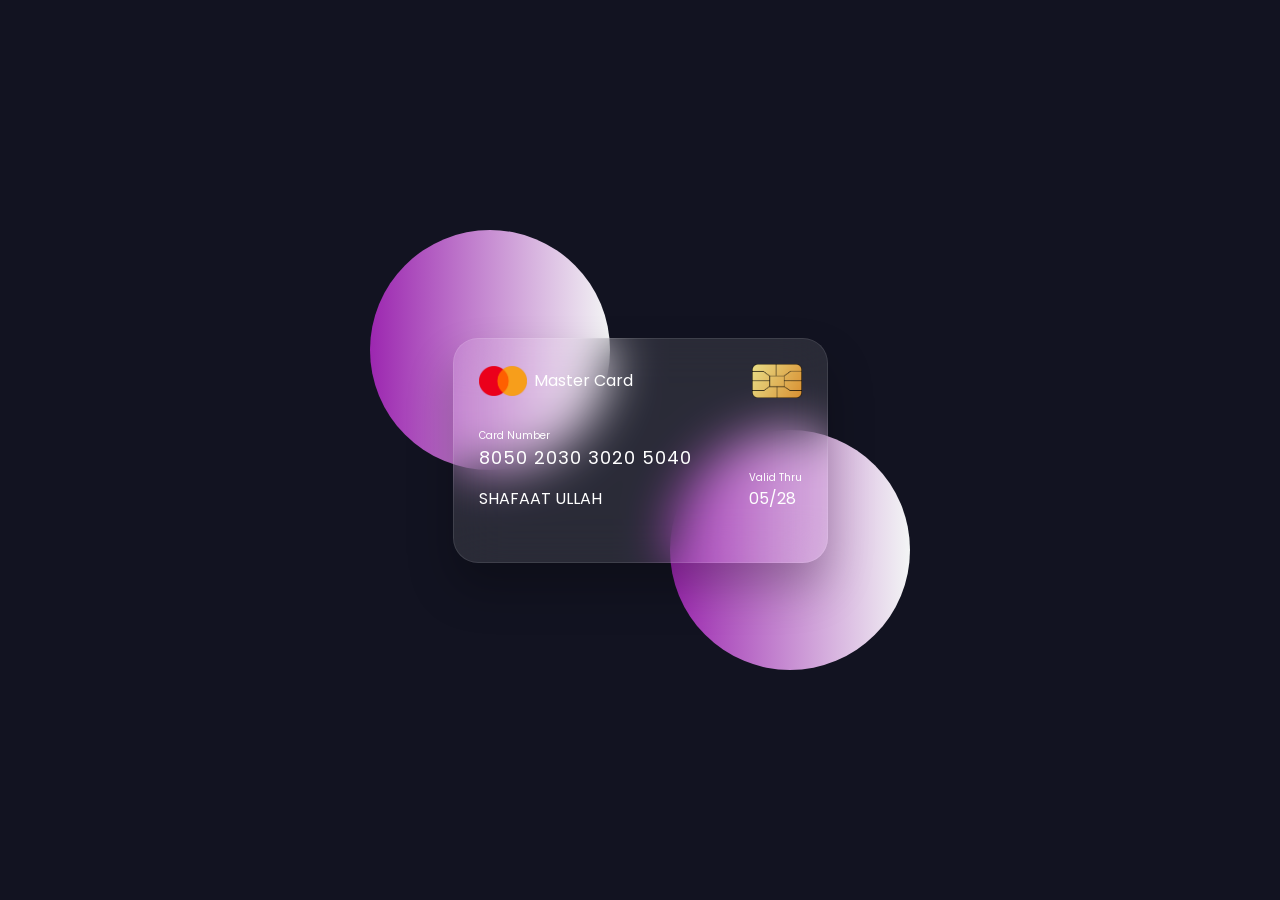
<file: 2- Flipping Card Ui/index.html>
<!DOCTYPE html>
<html lang="en">
<head>
    <meta charset="UTF-8">
    <meta name="viewport" content="width=device-width, initial-scale=1.0">
    <title>Flipping Card UI</title>
    <link rel="stylesheet" href="style.css">
</head>
<body>
    <section>
        <div class="container">
            <div class="card front-face">
                <header>
                    <span class="logo">
                        <img src="images/logo.png" alt="Logo">
                        <h5>Master Card</h5>
                    </span>
                    <img src="images/chip.png" class="chip" alt="Chip">
                </header>

                <div class="card-details">
                    <div class="name-number">
                        <h6>Card Number</h6>
                        <h5 class="number">8050 2030 3020 5040</h5>
                        <h5 class="name">SHAFAAT ULLAH</h5>
                    </div>

                    <div class="validity">
                        <h6>Valid Thru</h6>
                        <h5>05/28</h5>
                    </div>
                </div>
            </div>

            <div class="card back-face">
                <h6>
                    For customer service call +977 4343 3433 or email at mastercard@gmail.com
                </h6>
                <span class="magnetic-strip"></span>
                <div class="signature"><i>005</i></div>
                <h5>Lorem ipsum dolor sit amet consectetur adipisicing elit. Dicta deserunt doloremque a, quos, perferendis architecto deleniti incidunt quis sint quo ratione veritatis eum vel rerum. Soluta, rerum? Earum, minus a.
                </h5>
            </div>
        </div>
    </section>
</body>
</html>
</file>
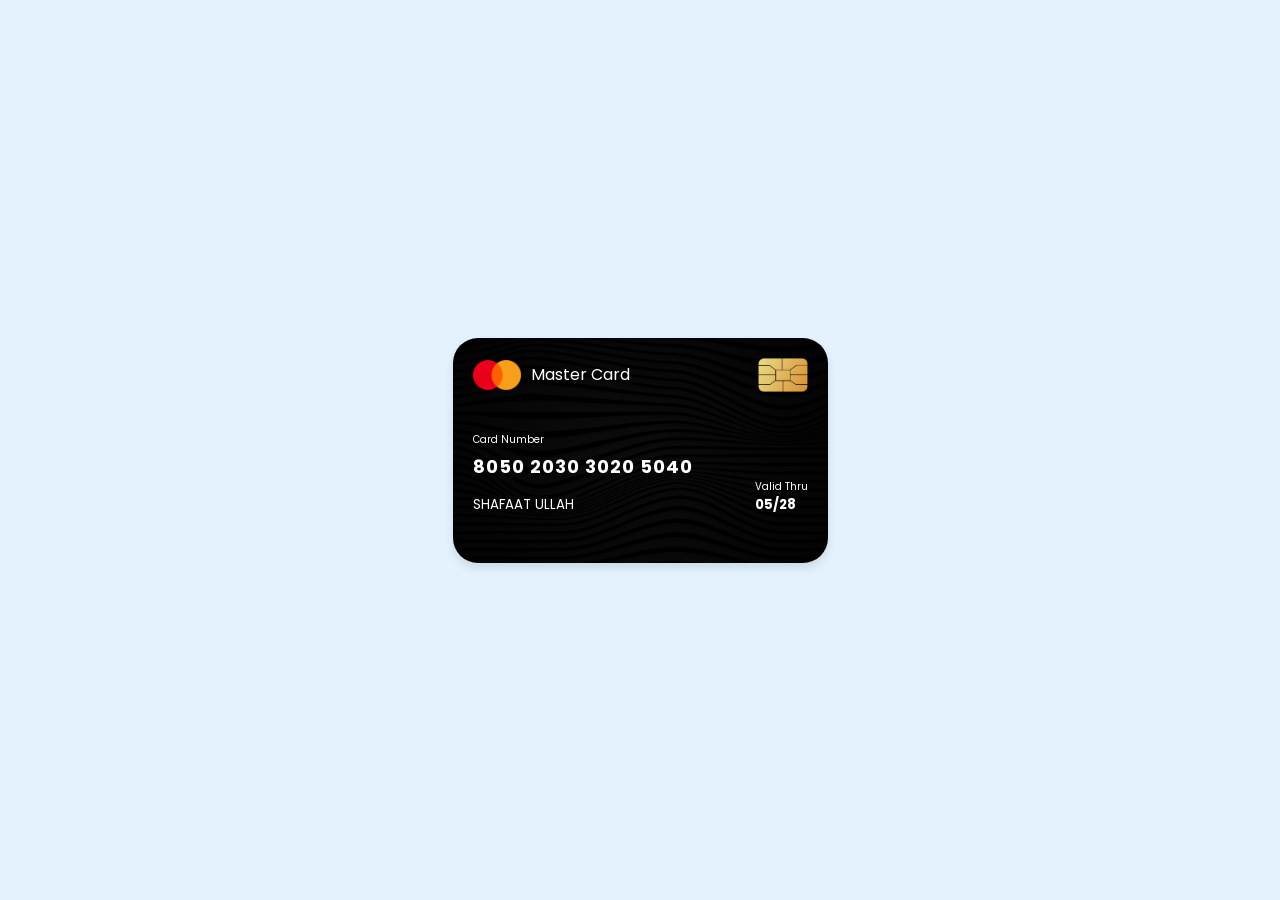
<file: 3 - Credit Card Ui/index.html>
<!DOCTYPE html>
<html lang="en">
<head>
    <meta charset="UTF-8">
    <meta name="viewport" content="width=device-width, initial-scale=1.0">
    <title>Credit Card Ui</title>
    <link rel="stylesheet" href="style.css">
</head>
<body>
    <div class="container">
        <div class="card">
            <header>
                    <span class="logo">
                        <img src="images/logo.png" alt="Logo">
                        <h5>Master Card</h5>
                    </span>
                    <img src="images/chip.png" class="chip" alt="Chip">  
            </header>

            <div class="card-detail">
                <div class="name-number">
                    <h6>Card Number</h6>
                    <h5 class="number">8050 2030 3020 5040</h5>
                    <h5 class="name">SHAFAAT ULLAH</h5>
                </div>

                <div class="validity">
                    <h6>Valid Thru</h6>
                    <h5>05/28</h5>
                </div>
            </div>
        </div>
    </div>
</body>
</html>
</file>
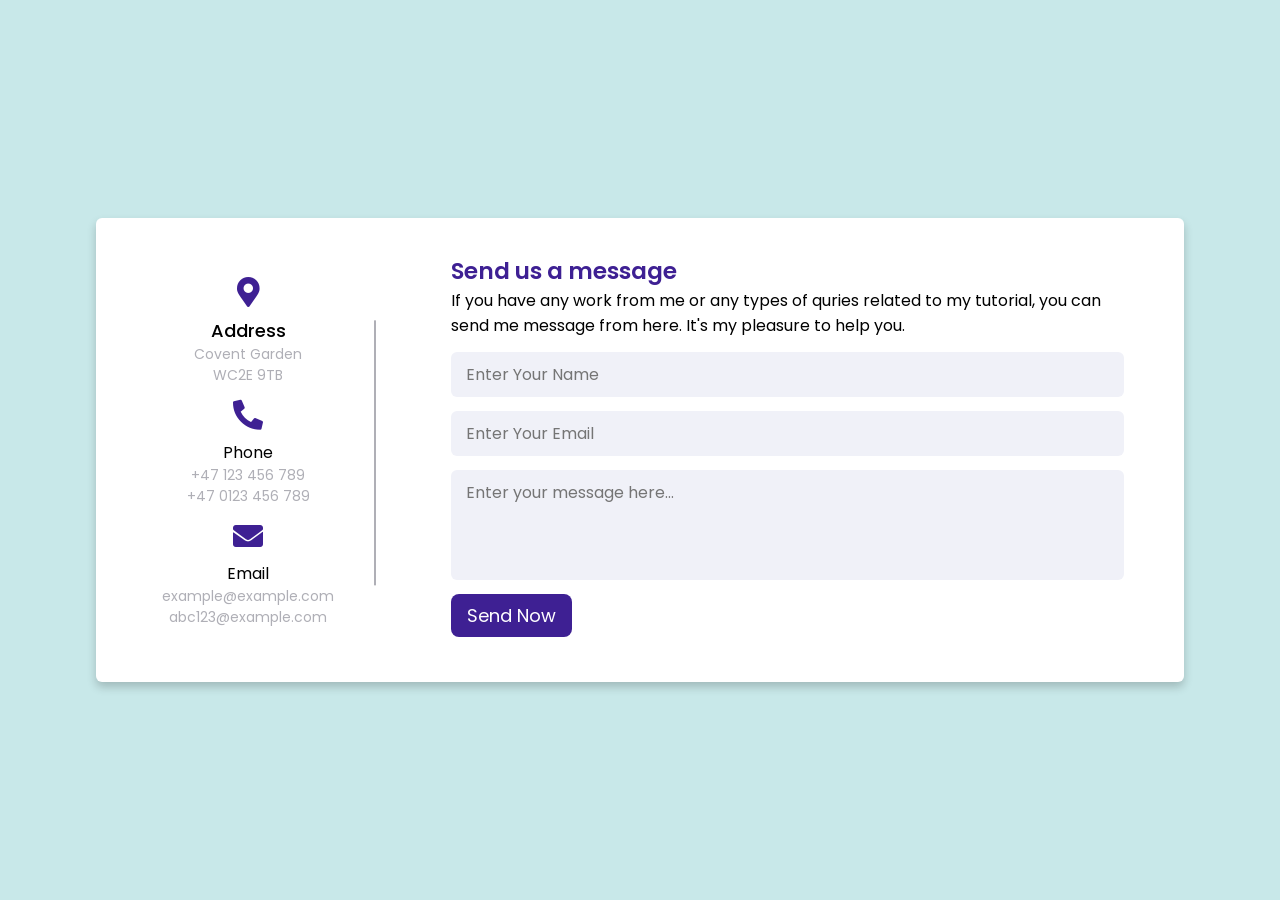
<file: 7 - Contact Us Form/index.html>
<!DOCTYPE html>
<html lang="en">
<head>
    <meta charset="UTF-8">
    <meta name="viewport" content="width=device-width, initial-scale=1.0">
    <title>Contact Us Form</title>
    <link rel="stylesheet" href="style.css">
    <!-- Fontawesome CDN Link -->
    <link rel="stylesheet" href="https://cdnjs.cloudflare.com/ajax/libs/font-awesome/5.15.2/css/all.min.css"/>
</head>
<body>
    <div class="container">
        <div class="content">
            <div class="left-side">
                <div class="address details">
                    <i class="fas fa-map-marker-alt"></i>
                    <div class="topic">Address</div>
                    <div class="text-one">Covent Garden</div>
                    <div class="text-two">WC2E 9TB</div>
                </div>
                <div class="contact details">
                    <i class="fas fa-phone-alt"></i>
                    <div class="topic">Phone</div>
                    <div class="text-one"> +47 123 456 789</div>
                    <div class="text-two"> +47 0123 456 789</div>
                </div>
                <div class="email details">
                    <i class="fas fa-envelope"></i>
                    <div class="topic">Email</div>
                    <div class="text-one"> example@example.com</div>
                    <div class="text-two"> abc123@example.com</div>
                </div>
            </div>
            <div class="right-side">
                <div class="topic-text">Send us a message</div>
                <p>If you have any work from me or any types of quries related to my tutorial, you can send me message from here. It's my pleasure to help you.</p>
                <form action="#">
                    <div class="input-box">
                        <input type="text" placeholder="Enter Your Name">
                    </div>
                    <div class="input-box">
                        <input type="text" placeholder="Enter Your Email">
                    </div>
                    <div class="input-box message">
                        <textarea placeholder="Enter your message here..."></textarea>
                    </div>
                    <div class="buttons">
                        <input type="submit" value="Send Now">
                    </div>
                </form>
            </div>
        </div>
    </div>
</body>
</html>
</file>
<file: 2- Flipping Card Ui/style.css>
@import url("https://fonts.googleapis.com/css2?family=Poppins:wght@300;400;500;600&display=swap");
*{
    margin: 0;
    padding: 0;
    box-sizing: border-box;
    font-family: "Poppins", sans-serif;
}
section{
    position: relative;
    width: 100%;
    height: 100vh;
    display: flex;
    align-items: center;
    justify-content: center;
    background-color: #121321;
    color: #fff;
    perspective: 1000px;
}
section::before{
    content: '';
    position: absolute;
    width: 240px;
    height: 240px;
    border-radius: 50%;
    background: linear-gradient(90deg, #9c27b0, #f3f5f5);
    transform: translate(-150px, -100px);
}
section::after{
    content: '';
    position: absolute;
    width: 240px;
    height: 240px;
    border-radius: 50%;
    background: linear-gradient(90deg, #9c27b0, #f3f5f5);
    transform: translate(150px, 100px);
}
.container{
    position: relative;
    height: 225px;
    width: 375px;
    z-index: 10;
    transition: all 0.3s ease;
    transform-style: preserve-3d;
}
.container:hover{
    transform: rotateY(180deg);
}
.container .card{
    position: absolute;
    width: 100%;
    height: 100%;
    padding: 25px;
    background: rgba(255, 255, 255, 0.1);
    box-shadow: 0 25px 45px rgba(0, 0, 0, 0.25);
    border: 1px solid rgba(255, 255, 255, 0.1);
    border-radius: 25px;
    backdrop-filter: blur(25px);
    backface-visibility: hidden;
}
.front-face header, .front-face .logo{
    display: flex;
    align-items: center;
    justify-content: space-between;
}
.front-face .logo img{
    width: 48px;
    margin-right: 7px;
}
h5{
    font-size: 16px;
    font-weight: 400;
}
h6{
    font-size: 10px;
    font-weight: 400;
}
.front-face .chip{
    width: 50px;
}
.front-face .card-details{
    margin-top: 30px;
    display: flex;
    align-items: flex-end;
    justify-content: space-between;
}
.number{
    font-size: 18px;
    letter-spacing: 1px;
}
.name{
    margin-top: 15px;
}

.card.back-face{
    border: none;
    padding: 15px 25px 25px 25px;
    transform: rotateY(180deg);
}
.card.back-face h6{
    font-size: 8px;
}
.magnetic-strip{
    position: absolute;
    left: 0;
    top: 40px;
    width: 100%;
    height: 45px;
    background: #000;
}
.card.back-face .signature{
    display: flex;
    align-items: center;
    justify-content: flex-end;
    margin-top: 80px;
    height: 40px;
    width: 80%;
    border-radius: 6px;
    background: repeating-linear-gradient(#fff, #fff 3px, #efefef 0px, #efefef 9px);
}
.signature i{
    padding: 4px 6px;
    font-size: 12px;
    color: #000;
    background: #fff;
    border-radius: 4px;
    margin-right: -30px;
    z-index: -1;
}
.card.back-face h5{
    font-size: 8px;
    margin-top: 15px;
}
</file>
<file: 3 - Credit Card Ui/style.css>
@import url("https://fonts.googleapis.com/css2?family=Poppins:wght@300;400;500;600&display=swap");
*{
    margin: 0;
    padding: 0;
    box-sizing: border-box;
    font-family: "Poppins", sans-serif;
}
.container{
    width: 100%;
    height: 100vh;
    display: flex;
    align-items: center;
    justify-content: center;
    background: #e3f2fd;
}
.card{
    width: 375px;
    height: 225px;
    background-image: url(images/bg.png);
    box-shadow: 0px 5px 10px rgba(0, 0, 0, 0.1);
    background-size: cover;
    border-radius: 25px;
    padding: 20px;
    color: #fff;
}
header{
    display: flex;
    align-items: center;
    justify-content: space-between;
}
.logo{
    display: flex;
    align-items: center;
}
.logo img{
    width: 48px;
    margin-right: 10px;
}
.logo h5{
    font-size: 16px;
    font-weight: 400;
}
.chip{
    width: 50px;
}

.card-detail{
    margin-top: 40px;
    display: flex;
    align-items: flex-end;
    justify-content: space-between;
}
h6{
    font-size: 10px;
    font-weight: 400;
}
.number{
    margin-top: 5px;
    font-size: 18px;
    letter-spacing: 1px;
}
.name{
    margin-top: 15px;
    font-weight: 400;
}
</file>
<file: 7 - Contact Us Form/style.css>
@import url("https://fonts.googleapis.com/css2?family=Poppins:wght@400;500;600;700&display=swap");
* {
  margin: 0;
  padding: 0;
  box-sizing: border-box;
  font-family: "Poppins", sans-serif;
}
body{
    width: 100%;
    height: 100vh;
    background: #c8e8e9;
    display: flex;
    align-items: center;
    justify-content: center;
}
.container{
    width: 85%;
    padding: 30px 60px 40px 40px;
    background: #fff;
    border-radius: 6px;
    box-shadow: 0 5px 10px rgba(0, 0, 0, 0.2);
}
.content{
    display: flex;
    align-items: center;
    justify-content: space-between;
}
.left-side{
    width: 25%;
    height: 100%;
    margin-top: 15px;
    position: relative;
}
.left-side::before{
    content: '';
    position: absolute;
    top: 50%;
    right: -15px;
    transform: translateY(-50%);
    width: 2px;
    height: 70%;
    background: #afafb6;
}
.details{
    margin: 14px;
    text-align: center;
}
.left-side .details i{
    font-size: 30px;
    color: #3e2093;
    margin-bottom: 10px;
}
.address .topic{
    font-size: 18px;
    font-weight: 500;
}
.left-side .details .text-one,
.left-side .details .text-two{
    font-size: 14px;
    color: #afafb6;
}
/* Right Side */
.right-side{
    width: 75%;
    margin-left: 90px;
}
.right-side .topic-text{
    font-size: 23px;
    font-weight: 600;
    color: #3e2093;
}
form{
    margin-top: 10px;
}
.input-box{
    width: 100%;
    height: 45px;
    margin: 14px 0;
}
form .input-box input,textarea{
    width: 100%;
    height: 100%;
    background: #F0F1F8;
    border: none;
    border-radius: 6px;
    outline: none;
    font-size: 16px;
    padding: 0 15px;
    resize: none;
}
.message{
    min-height: 110px;
    margin-top: 6px;
    textarea{
        padding: 10px 15px;
    }
}
.buttons input{
    font-size: 18px;
    background: #3e2093;
    color: #fff;
    padding: 8px 16px;
    border: none;
    outline: none;
    border-radius: 8px;
    cursor: pointer;
    transition: all 0.3s ease;
    &:hover{
        background: #5029bc;
    }
}
</file>
